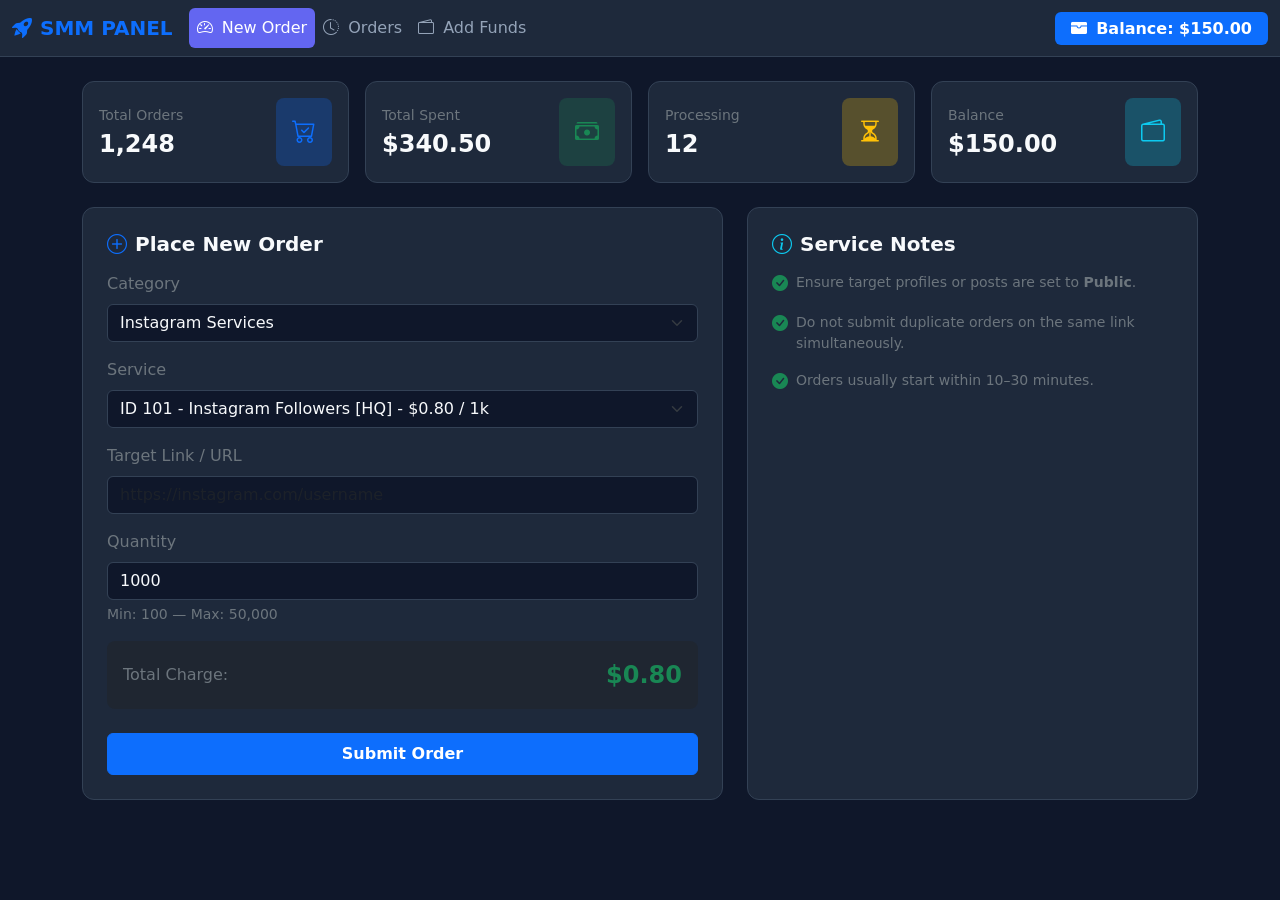
<file: home.html>
<!DOCTYPE html>
<html lang="en">
<head>
  <meta charset="UTF-8" />
  <meta name="viewport" content="width=device-width, initial-scale=1.0" />
  <title>SMM Panel - Complete Dashboard</title>

  <!-- Bootstrap 5 CSS -->
  <link 
    href="https://cdn.jsdelivr.net/npm/bootstrap@5.3.2/dist/css/bootstrap.min.css" 
    rel="stylesheet" 
  />
  <!-- Bootstrap Icons -->
  <link 
    href="https://cdn.jsdelivr.net/npm/bootstrap-icons@1.11.1/font/bootstrap-icons.css" 
    rel="stylesheet" 
  />

  <style>
    body {
      background-color: #0f172a;
      color: #f8fafc;
      font-family: system-ui, -apple-system, sans-serif;
    }
    .navbar {
      background-color: #1e293b !important;
      border-bottom: 1px solid #334155;
    }
    .card {
      background-color: #1e293b;
      border: 1px solid #334155;
      color: #f8fafc;
      border-radius: 12px;
    }
    .form-control, .form-select, .input-group-text {
      background-color: #0f172a;
      border: 1px solid #334155;
      color: #f8fafc;
    }
    .form-control:focus, .form-select:focus {
      background-color: #0f172a;
      color: #fff;
      border-color: #6366f1;
      box-shadow: 0 0 0 0.25rem rgba(99, 102, 241, 0.25);
    }
    .stat-card {
      transition: transform 0.2s ease;
    }
    .stat-card:hover {
      transform: translateY(-3px);
    }
    .nav-pills .nav-link {
      color: #94a3b8;
    }
    .nav-pills .nav-link.active {
      background-color: #6366f1;
    }
    .table-dark {
      --bs-table-bg: #1e293b;
      --bs-table-border-color: #334155;
    }
    .badge-completed { background-color: rgba(34, 197, 94, 0.2); color: #4ade80; border: 1px solid rgba(34, 197, 94, 0.3); }
    .badge-pending { background-color: rgba(234, 179, 8, 0.2); color: #facc15; border: 1px solid rgba(234, 179, 8, 0.3); }
    .badge-processing { background-color: rgba(59, 130, 246, 0.2); color: #60a5fa; border: 1px solid rgba(59, 130, 246, 0.3); }
  </style>
</head>
<body>

  <!-- Navigation Bar -->
  <nav class="navbar navbar-expand-lg navbar-dark sticky-top">
    <div class="container-fluid">
      <a class="navbar-brand fw-bold text-primary" href="#">
        <i class="bi bi-rocket-takeoff-fill me-2"></i>SMM PANEL
      </a>
      <button class="navbar-toggler" type="button" data-bs-toggle="collapse" data-bs-target="#navbarNav">
        <span class="navbar-toggler-icon"></span>
      </button>
      <div class="collapse navbar-collapse" id="navbarNav">
        <ul class="navbar-nav me-auto mb-2 mb-lg-0 nav-pills" id="mainTabs" role="tablist">
          <li class="nav-item">
            <button class="nav-link active" id="new-order-tab" data-bs-toggle="pill" data-bs-target="#new-order" type="button">
              <i class="bi bi-speedometer2 me-1"></i> New Order
            </button>
          </li>
          <li class="nav-item">
            <button class="nav-link" id="orders-tab" data-bs-toggle="pill" data-bs-target="#orders" type="button">
              <i class="bi bi-clock-history me-1"></i> Orders
            </button>
          </li>
          <li class="nav-item">
            <button class="nav-link" id="add-funds-tab" data-bs-toggle="pill" data-bs-target="#add-funds" type="button">
              <i class="bi bi-wallet2 me-1"></i> Add Funds
            </button>
          </li>
        </ul>
        <div class="d-flex align-items-center gap-3">
          <span class="badge bg-primary fs-6 py-2 px-3">
            <i class="bi bi-wallet-fill me-1"></i> Balance: $150.00
          </span>
        </div>
      </div>
    </div>
  </nav>

  <!-- Main Container -->
  <div class="container py-4">

    <!-- Stats Cards -->
    <div class="row g-3 mb-4">
      <div class="col-6 col-md-3">
        <div class="card stat-card p-3">
          <div class="d-flex align-items-center justify-content-between">
            <div>
              <p class="text-secondary small mb-1">Total Orders</p>
              <h4 class="fw-bold mb-0">1,248</h4>
            </div>
            <div class="bg-primary bg-opacity-25 p-3 rounded-3 text-primary">
              <i class="bi bi-cart-check fs-4"></i>
            </div>
          </div>
        </div>
      </div>
      <div class="col-6 col-md-3">
        <div class="card stat-card p-3">
          <div class="d-flex align-items-center justify-content-between">
            <div>
              <p class="text-secondary small mb-1">Total Spent</p>
              <h4 class="fw-bold mb-0">$340.50</h4>
            </div>
            <div class="bg-success bg-opacity-25 p-3 rounded-3 text-success">
              <i class="bi bi-cash-stack fs-4"></i>
            </div>
          </div>
        </div>
      </div>
      <div class="col-6 col-md-3">
        <div class="card stat-card p-3">
          <div class="d-flex align-items-center justify-content-between">
            <div>
              <p class="text-secondary small mb-1">Processing</p>
              <h4 class="fw-bold mb-0">12</h4>
            </div>
            <div class="bg-warning bg-opacity-25 p-3 rounded-3 text-warning">
              <i class="bi bi-hourglass-split fs-4"></i>
            </div>
          </div>
        </div>
      </div>
      <div class="col-6 col-md-3">
        <div class="card stat-card p-3">
          <div class="d-flex align-items-center justify-content-between">
            <div>
              <p class="text-secondary small mb-1">Balance</p>
              <h4 class="fw-bold mb-0">$150.00</h4>
            </div>
            <div class="bg-info bg-opacity-25 p-3 rounded-3 text-info">
              <i class="bi bi-wallet2 fs-4"></i>
            </div>
          </div>
        </div>
      </div>
    </div>

    <!-- Tab Contents -->
    <div class="tab-content" id="mainTabsContent">

      <!-- 1. NEW ORDER SECTION -->
      <div class="tab-pane fade show active" id="new-order" role="tabpanel">
        <div class="row g-4">
          <div class="col-lg-7">
            <div class="card p-4">
              <h5 class="fw-bold mb-3"><i class="bi bi-plus-circle me-2 text-primary"></i>Place New Order</h5>
              
              <form id="orderForm">
                <div class="mb-3">
                  <label class="form-label text-secondary">Category</label>
                  <select class="form-select" id="categorySelect">
                    <option value="instagram">Instagram Services</option>
                    <option value="youtube">YouTube Services</option>
                    <option value="tiktok">TikTok Services</option>
                  </select>
                </div>

                <div class="mb-3">
                  <label class="form-label text-secondary">Service</label>
                  <select class="form-select" id="serviceSelect"></select>
                </div>

                <div class="mb-3">
                  <label class="form-label text-secondary">Target Link / URL</label>
                  <input type="url" class="form-control" placeholder="https://instagram.com/username" required>
                </div>

                <div class="mb-3">
                  <label class="form-label text-secondary">Quantity</label>
                  <input type="number" class="form-control" id="quantityInput" value="1000" min="100" max="50000" step="100" required>
                  <div class="form-text text-secondary" id="quantityHelp">Min: 100 — Max: 50,000</div>
                </div>

                <div class="mb-4 p-3 rounded-3 bg-dark bg-opacity-50 d-flex justify-content-between align-items-center">
                  <span class="text-secondary">Total Charge:</span>
                  <span class="fs-4 fw-bold text-success" id="totalCharge">$0.80</span>
                </div>

                <button type="submit" class="btn btn-primary w-100 py-2 fw-bold">Submit Order</button>
              </form>
            </div>
          </div>

          <div class="col-lg-5">
            <div class="card p-4 h-100">
              <h5 class="fw-bold mb-3"><i class="bi bi-info-circle me-2 text-info"></i>Service Notes</h5>
              <ul class="list-unstyled text-secondary small d-flex flex-column gap-3">
                <li class="d-flex align-items-start gap-2">
                  <i class="bi bi-check-circle-fill text-success fs-6"></i>
                  <span>Ensure target profiles or posts are set to <strong>Public</strong>.</span>
                </li>
                <li class="d-flex align-items-start gap-2">
                  <i class="bi bi-check-circle-fill text-success fs-6"></i>
                  <span>Do not submit duplicate orders on the same link simultaneously.</span>
                </li>
                <li class="d-flex align-items-start gap-2">
                  <i class="bi bi-check-circle-fill text-success fs-6"></i>
                  <span>Orders usually start within 10–30 minutes.</span>
                </li>
              </ul>
            </div>
          </div>
        </div>
      </div>

      <!-- 2. ORDER HISTORY SECTION -->
      <div class="tab-pane fade" id="orders" role="tabpanel">
        <div class="card p-4">
          <h5 class="fw-bold mb-3"><i class="bi bi-clock-history me-2 text-primary"></i>Order History</h5>
          <div class="table-responsive">
            <table class="table table-dark table-hover align-middle mb-0">
              <thead>
                <tr class="text-secondary">
                  <th>ID</th>
                  <th>Date</th>
                  <th>Link</th>
                  <th>Charge</th>
                  <th>Quantity</th>
                  <th>Service</th>
                  <th>Status</th>
                </tr>
              </thead>
              <tbody>
                <tr>
                  <td>#1024</td>
                  <td>Oct 24, 2026</td>
                  <td class="text-truncate" style="max-width: 150px;">https://instagram.com/p/C...</td>
                  <td>$0.80</td>
                  <td>1,000</td>
                  <td>IG Followers [HQ]</td>
                  <td><span class="badge badge-completed px-2 py-1 rounded">Completed</span></td>
                </tr>
                <tr>
                  <td>#1025</td>
                  <td>Oct 25, 2026</td>
                  <td class="text-truncate" style="max-width: 150px;">https://tiktok.com/@user/...</td>
                  <td>$0.50</td>
                  <td>1,000</td>
                  <td>TikTok Likes</td>
                  <td><span class="badge badge-processing px-2 py-1 rounded">Processing</span></td>
                </tr>
                <tr>
                  <td>#1026</td>
                  <td>Oct 26, 2026</td>
                  <td class="text-truncate" style="max-width: 150px;">https://youtube.com/watch...</td>
                  <td>$2.20</td>
                  <td>1,000</td>
                  <td>YouTube Views</td>
                  <td><span class="badge badge-pending px-2 py-1 rounded">Pending</span></td>
                </tr>
              </tbody>
            </table>
          </div>
        </div>
      </div>

      <!-- 3. ADD FUNDS SECTION -->
      <div class="tab-pane fade" id="add-funds" role="tabpanel">
        <div class="row g-4">
          <div class="col-lg-7">
            <div class="card p-4">
              <h5 class="fw-bold mb-3"><i class="bi bi-wallet2 me-2 text-primary"></i>Deposit Funds</h5>
              <form id="addFundsForm">
                <div class="mb-3">
                  <label class="form-label text-secondary">Payment Method</label>
                  <select class="form-select">
                    <option>Credit / Debit Card (Stripe)</option>
                    <option>PayPal</option>
                    <option>Cryptocurrency (Coinbase)</option>
                    <option>M-Pesa / Local Gateway</option>
                  </select>
                </div>
                <div class="mb-3">
                  <label class="form-label text-secondary">Amount ($ USD)</label>
                  <div class="input-group">
                    <span class="input-group-text">$</span>
                    <input type="number" class="form-control" placeholder="10.00" min="5" required>
                  </div>
                </div>
                <button type="submit" class="btn btn-success w-100 py-2 fw-bold">Proceed to Payment</button>
              </form>
            </div>
          </div>

          <div class="col-lg-5">
            <div class="card p-4 h-100">
              <h5 class="fw-bold mb-3"><i class="bi bi-shield-check me-2 text-success"></i>Payment Info</h5>
              <p class="text-secondary small">
                Deposits are processed automatically. Funds will reflect in your account balance immediately upon successful payment authorization.
              </p>
            </div>
          </div>
        </div>
      </div>

    </div>
  </div>

  <!-- Bootstrap JS Bundle -->
  <script src="https://cdn.jsdelivr.net/npm/bootstrap@5.3.2/dist/js/bootstrap.bundle.min.js"></script>

  <!-- Interactive Script -->
  <script>
    const servicesData = {
      instagram: [
        { id: 101, name: "ID 101 - Instagram Followers [HQ] - $0.80 / 1k", ratePer1k: 0.80, min: 100, max: 50000 },
        { id: 102, name: "ID 102 - Instagram Likes [Instant] - $0.35 / 1k", ratePer1k: 0.35, min: 50, max: 20000 }
      ],
      youtube: [
        { id: 201, name: "ID 201 - YouTube High Retention Views - $2.20 / 1k", ratePer1k: 2.20, min: 500, max: 100000 }
      ],
      tiktok: [
        { id: 301, name: "ID 301 - TikTok Video Likes - $0.50 / 1k", ratePer1k: 0.50, min: 100, max: 30000 }
      ]
    };

    const categorySelect = document.getElementById('categorySelect');
    const serviceSelect = document.getElementById('serviceSelect');
    const quantityInput = document.getElementById('quantityInput');
    const totalChargeDisplay = document.getElementById('totalCharge');
    const quantityHelp = document.getElementById('quantityHelp');

    function updateServices() {
      const selectedCategory = categorySelect.value;
      const services = servicesData[selectedCategory] || [];
      serviceSelect.innerHTML = '';
      services.forEach(service => {
        const option = document.createElement('option');
        option.value = service.id;
        option.textContent = service.name;
        option.dataset.rate = service.ratePer1k;
        option.dataset.min = service.min;
        option.dataset.max = service.max;
        serviceSelect.appendChild(option);
      });
      updateChargeAndLimits();
    }

    function updateChargeAndLimits() {
      const selectedOption = serviceSelect.options[serviceSelect.selectedIndex];
      if (!selectedOption) return;

      const rate = parseFloat(selectedOption.dataset.rate);
      const min = parseInt(selectedOption.dataset.min);
      const max = parseInt(selectedOption.dataset.max);

      quantityInput.min = min;
      quantityInput.max = max;
      quantityHelp.textContent = `Min: ${min.toLocaleString()} — Max: ${max.toLocaleString()}`;

      const quantity = parseFloat(quantityInput.value) || 0;
      const totalCharge = (quantity / 1000) * rate;
      totalChargeDisplay.textContent = `$${totalCharge.toFixed(2)}`;
    }

    categorySelect.addEventListener('change', updateServices);
    serviceSelect.addEventListener('change', updateChargeAndLimits);
    quantityInput.addEventListener('input', updateChargeAndLimits);

    document.getElementById('orderForm').addEventListener('submit', function(e) {
      e.preventDefault();
      alert(`Order placed successfully! Charge: ${totalChargeDisplay.textContent}`);
    });

    document.getElementById('addFundsForm').addEventListener('submit', function(e) {
      e.preventDefault();
      alert('Redirecting to payment gateway...');
    });

    updateServices();
  </script>
</body>
</html>
</file>
